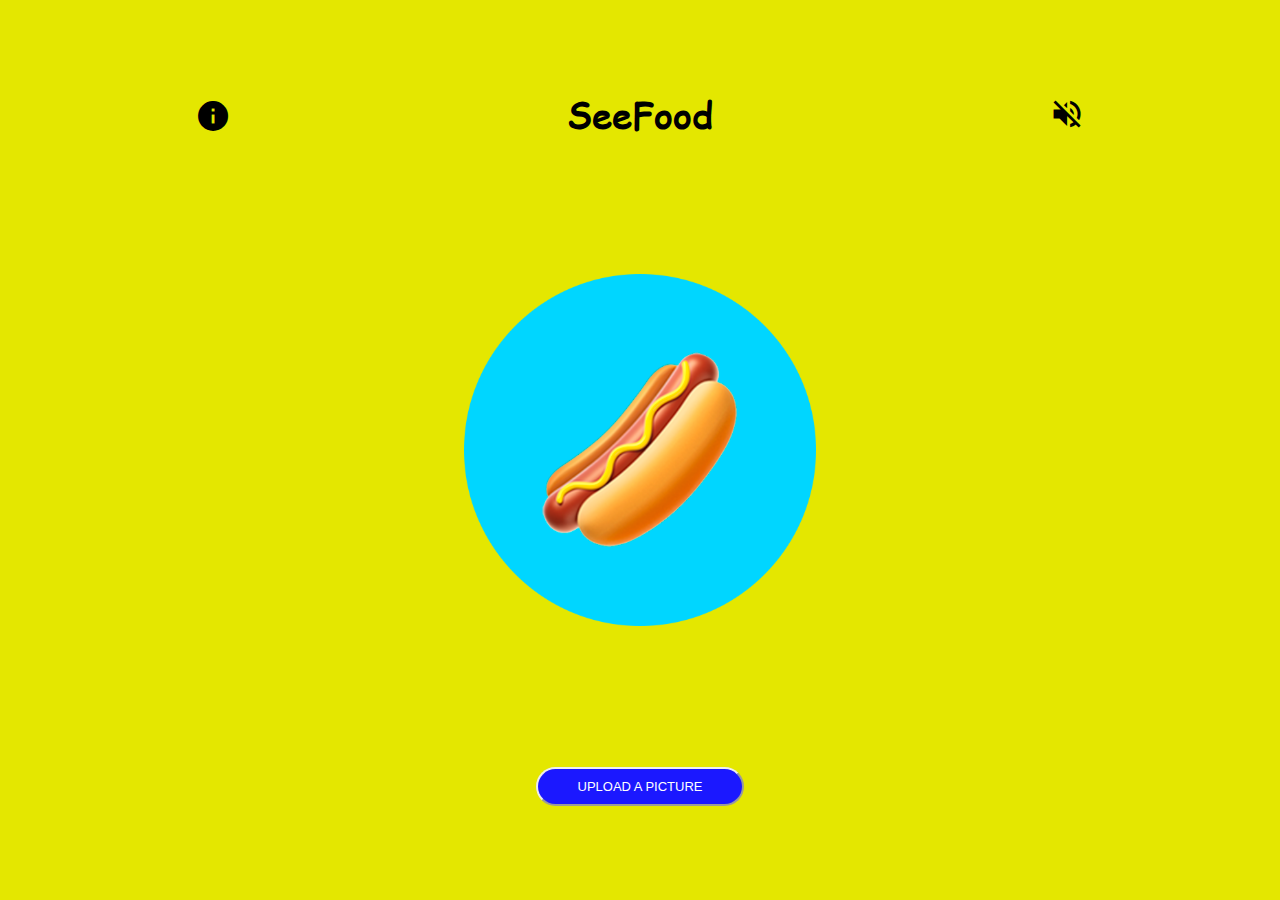
<file: index.html>
<!DOCTYPE html>
<html lang="en">
<head>
	<meta charset="UTF-8">
	<meta name="viewport" content="width=device-width, initial-scale=1">
	<title>SeeFood - Hot-Dog/Not Hot-Dog image recognition app</title>
	<link rel="shortcut icon" href="imgs/favicon.ico" type="image/x-icon">
	<link href="main.css" rel="stylesheet">
	<link rel="prefetch" href="model/model.weights.bin" as="fetch" crossorigin>
	<link rel="prefetch" href="model/model.json" as="fetch" crossorigin>
	<link rel="prefetch" href="model/metadata.json" as="fetch" crossorigin>
	<script src="js/tf.min.js"></script>
	<script src="js/teachablemachine-image.min.js"></script>
	<script src="main.js"></script>
</head>
<body>
	<div id="start_screen">
		<header>
			<a id="info_icon" href="help.html"><span class="material-icons md-36">info</span></a>
			<h1>SeeFood</h1>
			<span class="material-icons md-36" id="speaker_icon" onclick="switch_sound()">volume_off</span>
		</header>
		<img id="logo" src="imgs/icon512px.png" alt="Round spinning logo with hot-dog emoji on blue background">
		<input hidden id="file" name="uploaded_picture" type="file" accept="image/*" onchange="start(event)">
		<label for="file">UPLOAD A PICTURE</label>
	</div>
	<div id="app">
		<div id="view">
			<div hidden id="hotdog_caption">
				<p id="hot-dog">Hotdog</p>
				<span id="green_circle">✔</span>				
			</div>
			<img id="output" src="imgs/loading_animation.webp" alt="Loading spinnig animation circle">
			<span class="material-icons md-36" id="speaker_icon_app" onclick="switch_sound()">volume_off</span>
			<div hidden id="not_hotdog_caption">
				<span id="red_circle">✖</span>
				<p id="not-hot-dog">Not Hotdog</p>
			</div>
		</div>
		
		<div id="feedback">
			<p id="help_message">HELP US TO IMPROVE: DID WE RECOGNISE IT RIGHT?</p>
			<div id="yesno_buttons">
				<button id="yes_button" onclick="yes()">YES</button>
				<button id="no_button" onclick="no()">NO</button>
			</div>
			<div id="categories_buttons">
				<button id="hotdog_button" onclick="send_picture('hotdog')">HOTDOG</button>
				<button id="not_hotodog_button" onclick="send_picture('nothotdog')">NOT HOTDOG</button>
				<button id="other_button" onclick="send_picture('other')">OTHER</button>
			</div>
			<p id="sucess_message">GREAT! THANK YOU!</p>
		</div>
		
		<div id="again">
			<label for="file">UPLOAD A PICTURE AGAIN</label>
		</div>
	</div>
</body>
</html>
</file>
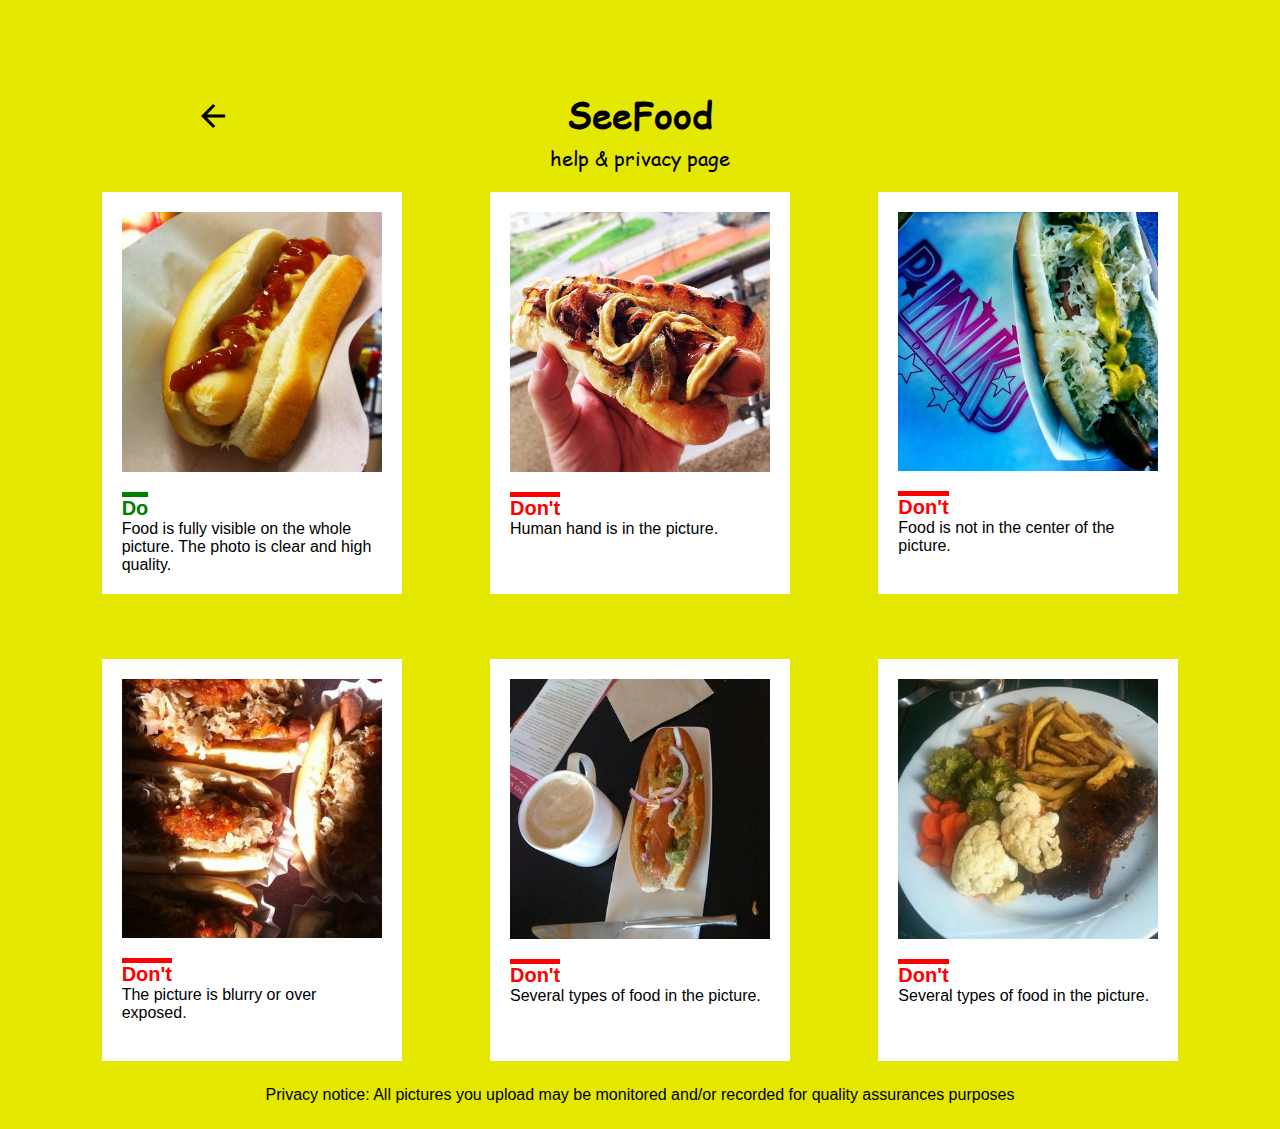
<file: help.html>
<!DOCTYPE html>
<html lang="en">
<head>
	<meta charset="UTF-8">
	<meta name="viewport" content="width=device-width, initial-scale=1">
	<title>SeeFood - Hot-Dog/Not Hot-Dog image recognition app. Help page</title>
	<link rel="shortcut icon" href="imgs/favicon.ico" type="image/x-icon">
	<link href="main.css" rel="stylesheet">
	<link href="https://fonts.googleapis.com/icon?family=Material+Icons" rel="stylesheet">
</head>
<body>
	<div id="help">
		<header>
			<a id="info_icon" href="index.html"><span class="material-icons md-36">arrow_back</span></a>
			<h1>SeeFood</h1>
			<span></span>
		</header>
		<p id="help_caption">help & privacy page</p>
		<div id="dos_and_donts">
			<div class="item">
				<img src="imgs/do1.jpg" alt="">
				<p class="do">Do</p>
				<p>Food is fully visible on the whole picture. The photo is clear and high quality.</p>
			</div>
			<div class="item">
				<img src="imgs/dont1.jpg" alt="">
				<p class="dont">Don't</p>
				<p>Human hand is in the picture.</p>
			</div>
			<div class="item">
				<img src="imgs/dont2.jpg" alt="">
				<p class="dont">Don't</p>
				<p>Food is not in the center of the picture.</p>
			</div>
			<div class="item">
				<img src="imgs/dont3.jpg" alt="">
				<p class="dont">Don't</p>
				<p>The picture is blurry or over exposed.</p>
			</div>
			<div class="item">
				<img src="imgs/dont4.jpg" alt="">
				<p class="dont">Don't</p>
				<p>Several types of food in the picture.</p>
			</div>
			<div class="item">
				<img src="imgs/dont5.jpg" alt="">
				<p class="dont">Don't</p>
				<p>Several types of food in the picture.</p>
			</div>
		</div>
		<p id="privacy_notice">Privacy notice: All pictures you upload may be monitored and/or recorded for quality assurances purposes</p>
	</div>
</body>
</html>
</file>
<file: main.css>
/* Material icons*/
.material-icons.md-18 { font-size: 18px; }
.material-icons.md-24 { font-size: 24px; }
.material-icons.md-36 { font-size: 36px; }
.material-icons.md-48 { font-size: 48px; }

.material-icons {
  font-family: 'Material Icons';
  font-weight: normal;
  font-style: normal;
  font-size: 24px;
  line-height: 1;
  letter-spacing: normal;
  text-transform: none;
  display: inline-block;
  white-space: nowrap;
  word-wrap: normal;
  direction: ltr;
  -webkit-font-feature-settings: 'liga';
  -webkit-font-smoothing: antialiased;
}

@font-face {
  font-family: 'Material Icons';
  font-style: normal;
  font-weight: 400;
  src: local('Material Icons'),
    local('MaterialIcons-Regular'),
    url('fonts/MaterialIcons-Regular.woff2') format('woff2'),
    url('fonts/MaterialIcons-Regular.woff') format('woff'),
    url('fonts/MaterialIcons-Regular.ttf') format('truetype');
}

/* Fonts */

@font-face {
    font-family: 'Comic Sans MS';
    src: local('Comic Sans MS Regular'), local('Comic-Sans-MS-Regular'), local('Comic Sans MS'),
		url('fonts/ComicSansMS.woff2') format('woff2'),
        url('fonts/ComicSansMS.woff') format('woff'),
        url('fonts/ComicSansMS.ttf') format('truetype');
    font-weight: 400;
    font-style: normal;
  }

/* For every page */

* {
	margin: 0;
	padding: 0;
}

html, body {
	height: 100%;
	width: 100%;
}

body {
	background-color: #E4E700;
}

/*Index page*/

div#start_screen, div#help {
	height: 100%;
	width: 100%;
	display: grid;
    grid-template-rows: minmax(67px, 20%) minmax(150px, 60%) minmax(40px, 20%);
	align-items: center;
    justify-items: center;
	box-sizing: border-box;
    padding: 30px 0;
}

header {
	width: 100%;
	display: grid;
    grid-template-columns: 1fr 1fr 1fr;
    justify-items: center;
    align-items: center;
}

h1 {
    font-family: "Comic Sans MS", cursive;
    font-size: 36px;
}

header span, a {
	text-decoration: none;
    color: black;
	font-size: 36px;
	line-height: 36px;
	vertical-align: middle;
}

span#speaker_icon {
	cursor: pointer;
}

span#speaker_icon_app {
	position: fixed;
    top: 10px;
    right: 10px;
    color: white;
    z-index: 2;
}

img#logo {
	height: 70%;
    width: auto;
    max-width: 100%;
	animation: spin 8s linear infinite;
}
@keyframes spin {
	100% { transform: rotate(360deg); }
}

label {
    font-size: 13px;
	font-family: "Arial", sans-serif;
    background-color: #1b18ff;
    color: white;
    border-radius: 40px;
    padding: 10px 40px;
	cursor: pointer;
	border-width: 2px;
    border-style: outset;
}

label:active {
    border-style: inset;
}

/*App page*/

div#app {
	height: 100%;
	width: 100%;
	display: none;
    grid-template-rows: minmax(300px, 75%) minmax(110px, 17%) minmax(50px, 8%);
}

div#app > div {
	width: 100%;
	height: 100%;
}

span#red_circle, span#green_circle{
    border-radius: 50%;
    width: 100px;
    height: 100px;
    position: relative;
    display: inline-block;
}

span#red_circle {
	bottom: -50px;
	background-color: red;
}

span#green_circle {
	top: -50px;
	background-color: green;
	line-height: 140px;
}

div#hotdog_caption, div#not_hotdog_caption {
	position: absolute;
	width: 100%;
	color: white;
	font-family: "Arial", sans-serif;
	font-size: 32px;
}

div#hotdog_caption p, div#not_hotdog_caption p  {
	padding: 10px 0px;
    position: relative;
	z-index: 1;
} 

div#hotdog_caption p {
	background-color: green;
}

div#not_hotdog_caption p {
	background-color: red;
}

div#not_hotdog_caption {
	bottom: 0;
}

div#view {
	background-color: black;
    text-align: center;
	position: relative;
}

div#view img {
	height: 100%;
	max-width: 100%;
}

div#feedback {
	display: grid;
    grid-template-rows: minmax(60px, 45%) minmax(50px, 55%);
    align-items: center;
}

div#feedback p {
	font-size: 20px;
	text-align: center;
	font-family: "Arial", sans-serif;
}

div#yesno_buttons {
	display: grid;
    grid-template-columns: 1fr 1fr;
    height: 100%;
}

div#categories_buttons {
	display: none;
    grid-template-columns: 1fr 1fr 1fr;
    height: 100%;
}

div#categories_buttons > button {
	cursor: pointer;
}

button#yes_button {
	background-color: green;
	color: white;
	cursor: pointer;
}

button#no_button {
	background-color: red;
	color: white;
	cursor:pointer;
}

p#sucess_message {
	display: none;
    align-items: center;
	justify-content: center;
    height: 100%;
    width: 100%;
    background-color: white;
}

div#again label {
	border-radius: 0;
    text-align: center;
    height: 100%;
    box-sizing: border-box;
	display: flex;
    justify-content: center;
	align-items: center;
}

/*Help page*/

div#help {
	display: block;
}

div#help header {
	min-height: 67px;
    height: 20%;
}

#help_caption {
	font-family: "Comic Sans MS", cursive;
	font-size: 20px;
	text-align: center;
    margin-top: -6vh;
}

#privacy_notice {
	margin: 0;
    font-family: 'Arial', sans-serif;
    text-align: center;
    box-sizing: border-box;
    padding: 0 30px 25px 30px;
}

div#dos_and_donts {
	display: grid;
    width: 100%;
	justify-items: center;
    grid-template-columns: repeat(auto-fill, minmax(300px, 1fr));
    grid-auto-rows: 1fr 1fr 1fr;
    row-gap: 65px;
    column-gap: 25px;
	box-sizing: border-box;
    padding: 20px 70px 25px 70px;
}

div.item {
	background-color: white;
    box-sizing: border-box;
    padding: 20px;
    width: 300px;
}

div.item img {
	display: block;
    margin-bottom: 20px;
    max-width: 100%;
    height: auto;
}

div.item p {
	font-family: 'Arial', sans-serif;
}


p.do {
	font-weight: bold;
    border-top: green 5px solid;
    display: inline-block;
    font-size: 20px;
    color: green;
}

p.dont {
	font-weight: bold;
    border-top: red 5px solid;
    display: inline-block;
    font-size: 20px;
    color: red;
}

/* Media queries */

@media (max-width: 1100px) {
	div#dos_and_donts {
		padding: 20px 0 25px 0;
		row-gap: 40px;
	}
}

@media (min-width: 1300px) {
	div#dos_and_donts {
		grid-template-columns: 1fr 1fr 1fr;
	}
}
</file>
